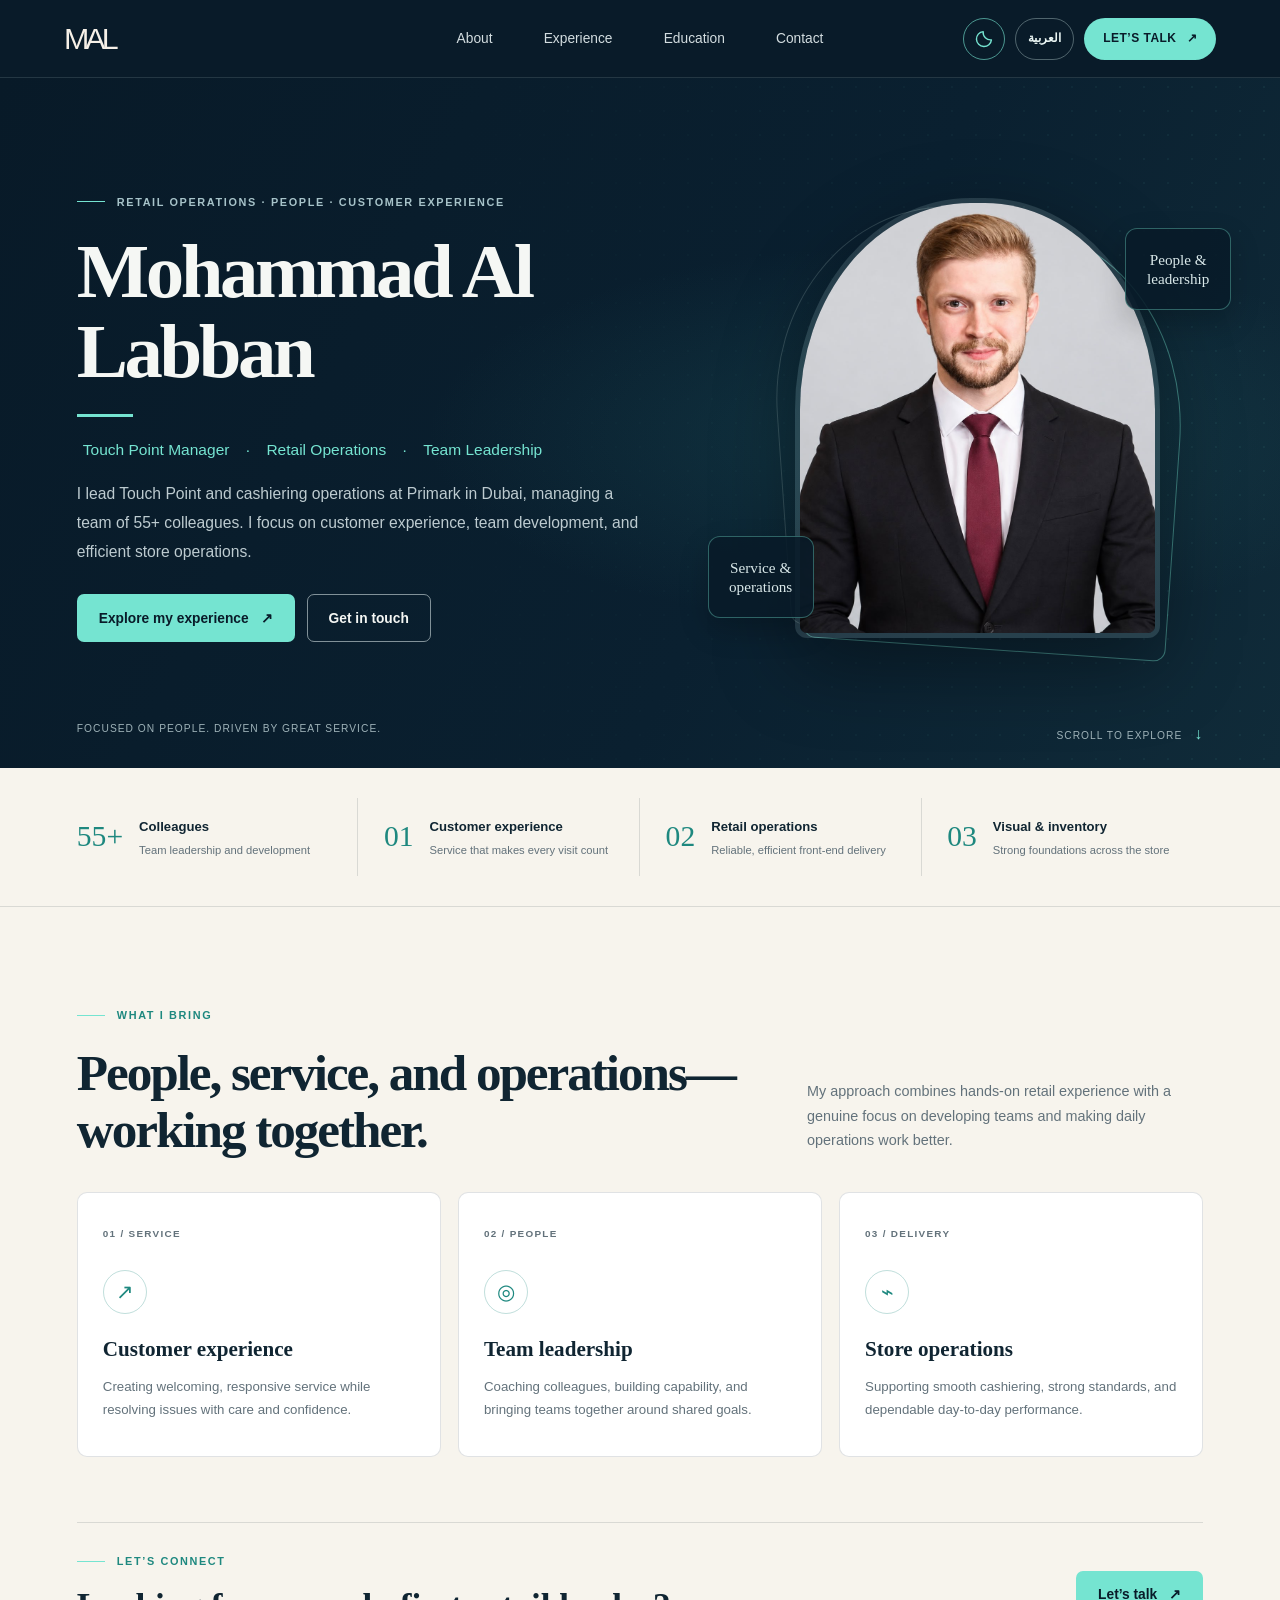
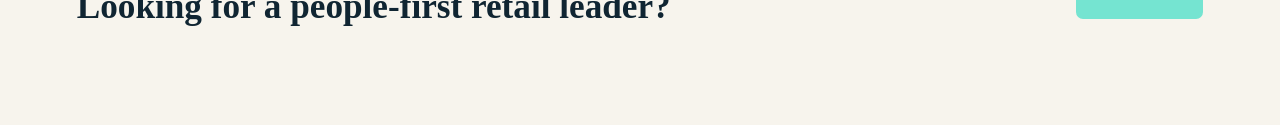
<file: index.html>
<!DOCTYPE html>
<html lang="en" dir="ltr">
<head>
  <meta charset="UTF-8">
  <meta name="viewport" content="width=device-width, initial-scale=1.0">
  <title data-i18n="home.pageTitle">Home | Mohammad Al Labban</title>
  <link rel="stylesheet" href="style.css">
</head>

<body>
  <header class="site-header">
    <a class="brand" href="index.html" aria-label="Mohammad Al Labban home" data-i18n-aria-label="common.home">MAL</a>
    <nav id="primary-navigation" class="primary-navigation" aria-label="Main navigation" data-i18n-aria-label="nav.label">
      <a href="About.html" data-i18n="nav.about">About</a>
      <a href="CV.html" data-i18n="nav.experience">Experience</a>
      <a href="Certificates.html" data-i18n="nav.education">Education</a>
      <a href="Contact.html" data-i18n="nav.contact">Contact</a>
    </nav>
    <div class="header-actions">
      <button id="theme-toggle" class="theme-toggle" type="button" aria-label="Toggle color theme">☾</button>
      <button id="language-toggle" class="language-toggle" type="button" aria-label="Switch language">العربية</button>
      <a class="header-cta" href="Contact.html"><span data-i18n="common.talk">Let’s talk</span> <span aria-hidden="true">↗</span></a>
    </div>
  </header>
  <main class="main-content home-page">
    <section class="hero" aria-labelledby="hero-title">
      <div class="hero-grid">
        <div class="hero-copy">
          <p class="eyebrow"><span></span><span data-i18n="home.eyebrow">RETAIL OPERATIONS · PEOPLE · CUSTOMER EXPERIENCE</span></p>
          <h1 id="hero-title" data-i18n="home.title">Mohammad Al Labban</h1>
          <span class="hero-title-accent" aria-hidden="true"></span>
          <p class="hero-role"><span data-i18n="home.role">Touch Point Manager</span> <span>·</span> <span data-i18n="home.role2">Retail Operations</span> <span>·</span> <span data-i18n="home.role3">Team Leadership</span></p>
          <p class="hero-description" data-i18n="home.description">I lead Touch Point and cashiering operations at Primark in Dubai, managing a team of 55+ colleagues. I focus on customer experience, team development, and efficient store operations.</p>
          <div class="cta-buttons">
            <a href="CV.html" class="btn btn-primary"><span data-i18n="home.explore">Explore my experience</span> <span aria-hidden="true">↗</span></a>
            <a href="Contact.html" class="btn btn-outline" data-i18n="common.getInTouch">Get in touch</a>
          </div>
        </div>
        <div class="hero-visual">
          <div class="portrait-frame">
            <div class="portrait-ring"></div>
            <img src="your-picture.jpeg" alt="Mohammad Al Labban">
          </div>
          <div class="orbit-note orbit-note-top" data-i18n="home.people">People &amp; leadership</div>
          <div class="orbit-note orbit-note-bottom" data-i18n="home.service">Service &amp; operations</div>
        </div>
      </div>
      <div class="hero-bottom"><span data-i18n="home.motto">Focused on people. Driven by great service.</span><span><span data-i18n="home.scroll">SCROLL TO EXPLORE</span> <b aria-hidden="true">↓</b></span></div>
    </section>
    <section class="impact-strip" aria-label="Professional focus" data-i18n-aria-label="home.focus">
      <article><span class="impact-mark">55+</span><div><h2 data-i18n="home.colleagues">Colleagues</h2><p data-i18n="home.teamDev">Team leadership and development</p></div></article>
      <article><span class="impact-mark">01</span><div><h2 data-i18n="home.customer">Customer experience</h2><p data-i18n="home.serviceVisit">Service that makes every visit count</p></div></article>
      <article><span class="impact-mark">02</span><div><h2 data-i18n="home.operations">Retail operations</h2><p data-i18n="home.frontend">Reliable, efficient front-end delivery</p></div></article>
      <article><span class="impact-mark">03</span><div><h2 data-i18n="home.visual">Visual &amp; inventory</h2><p data-i18n="home.storeFoundations">Strong foundations across the store</p></div></article>
    </section>
    <section class="focus-section" aria-labelledby="focus-title">
      <div class="section-heading">
        <p class="eyebrow"><span></span><span data-i18n="home.bring">WHAT I BRING</span></p>
        <h2 id="focus-title" data-i18n="home.focusTitle">People, service, and operations—working together.</h2>
        <p data-i18n="home.focusDescription">My approach combines hands-on retail experience with a genuine focus on developing teams and making daily operations work better.</p>
      </div>
      <div class="focus-grid">
        <article class="focus-card">
          <span class="card-index" data-i18n="home.serviceIndex">01 / SERVICE</span>
          <div class="card-icon" aria-hidden="true">↗</div>
          <h3 data-i18n="home.customer">Customer experience</h3>
          <p data-i18n="home.customerDescription">Creating welcoming, responsive service while resolving issues with care and confidence.</p>
        </article>
        <article class="focus-card">
          <span class="card-index" data-i18n="home.peopleIndex">02 / PEOPLE</span>
          <div class="card-icon" aria-hidden="true">◎</div>
          <h3 data-i18n="home.leadership">Team leadership</h3>
          <p data-i18n="home.leadershipDescription">Coaching colleagues, building capability, and bringing teams together around shared goals.</p>
        </article>
        <article class="focus-card">
          <span class="card-index" data-i18n="home.deliveryIndex">03 / DELIVERY</span>
          <div class="card-icon" aria-hidden="true">⌁</div>
          <h3 data-i18n="home.storeOperations">Store operations</h3>
          <p data-i18n="home.storeDescription">Supporting smooth cashiering, strong standards, and dependable day-to-day performance.</p>
        </article>
      </div>
      <div class="home-footer-cta">
        <div><p class="eyebrow"><span></span><span data-i18n="home.connect">LET’S CONNECT</span></p><h2 data-i18n="home.connectTitle">Looking for a people-first retail leader?</h2></div>
        <a class="btn btn-primary" href="Contact.html"><span data-i18n="common.talk">Let’s talk</span> <span aria-hidden="true">↗</span></a>
      </div>
    </section>
  </main>
  <script src="script.js"></script>
</body>
</html>
</file>
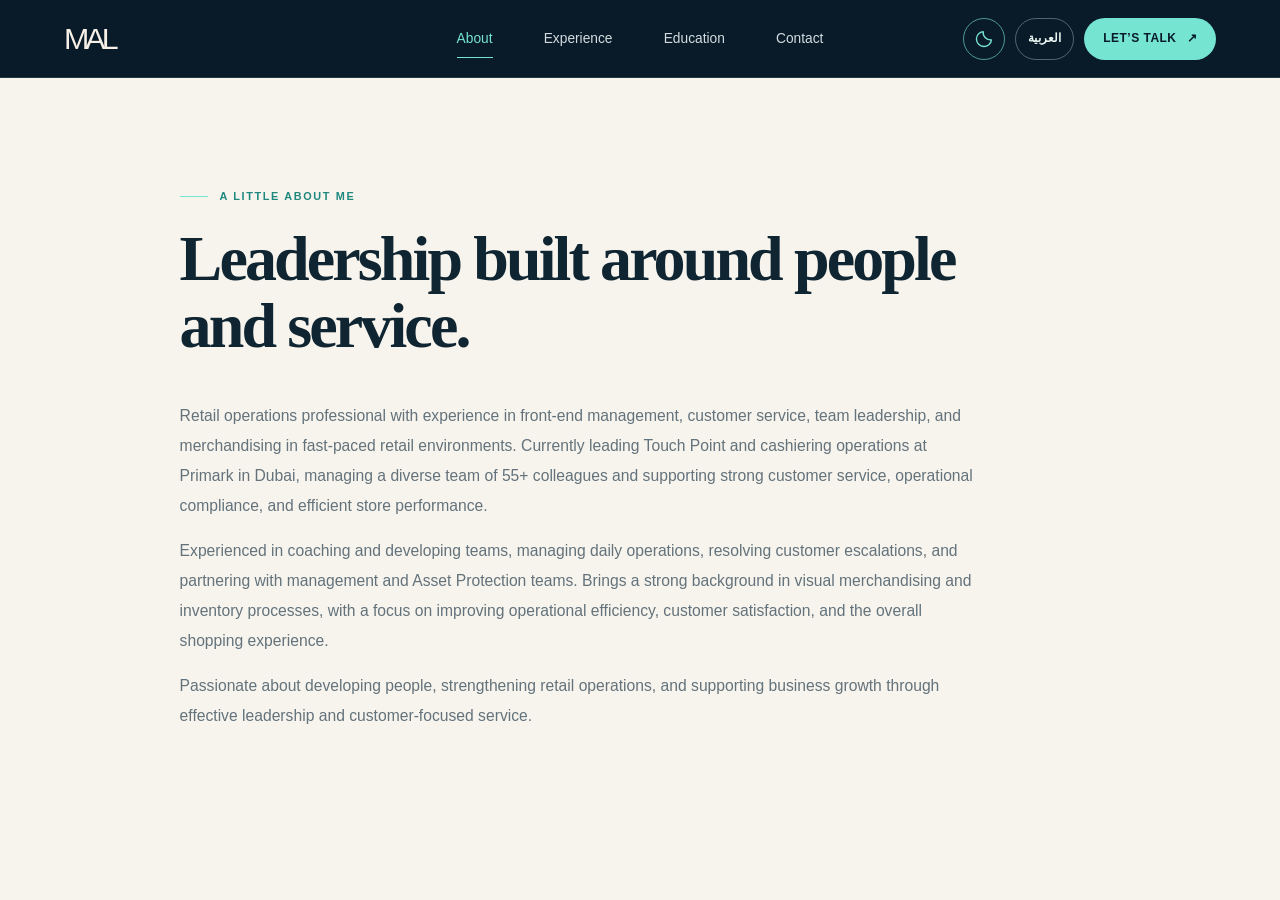
<file: About.html>
<!DOCTYPE html>
<html lang="en" dir="ltr">
<head>
  <meta charset="UTF-8">
  <meta name="viewport" content="width=device-width, initial-scale=1.0">
  <title data-i18n="about.pageTitle">About Me | Mohammad Al Labban</title>
  <link rel="stylesheet" href="style.css">
</head>
<body>

<header class="site-header">
  <a class="brand" href="index.html" aria-label="Mohammad Al Labban home" data-i18n-aria-label="common.home">MAL</a>
  <nav id="primary-navigation" class="primary-navigation" aria-label="Main navigation" data-i18n-aria-label="nav.label">
    <a href="About.html" aria-current="page" data-i18n="nav.about">About</a>
    <a href="CV.html" data-i18n="nav.experience">Experience</a>
    <a href="Certificates.html" data-i18n="nav.education">Education</a>
    <a href="Contact.html" data-i18n="nav.contact">Contact</a>
  </nav>
  <div class="header-actions">
    <button id="theme-toggle" class="theme-toggle" type="button" aria-label="Toggle color theme">☾</button>
    <button id="language-toggle" class="language-toggle" type="button" aria-label="Switch language">العربية</button>
    <a class="header-cta" href="Contact.html"><span data-i18n="common.talk">Let’s talk</span> <span aria-hidden="true">↗</span></a>
  </div>
</header>

<main class="main-content">
  <section class="section page-section">
    <p class="eyebrow"><span></span><span data-i18n="about.eyebrow">A LITTLE ABOUT ME</span></p>
    <h1 data-i18n="about.heading">Leadership built around people and service.</h1>

    <p data-i18n="about.paragraph1">Retail operations professional with experience in front-end management, customer service, team leadership, and merchandising in fast-paced retail environments. Currently leading Touch Point and cashiering operations at Primark in Dubai, managing a diverse team of 55+ colleagues and supporting strong customer service, operational compliance, and efficient store performance.</p>

    <p data-i18n="about.paragraph2">Experienced in coaching and developing teams, managing daily operations, resolving customer escalations, and partnering with management and Asset Protection teams. Brings a strong background in visual merchandising and inventory processes, with a focus on improving operational efficiency, customer satisfaction, and the overall shopping experience.</p>

    <p data-i18n="about.paragraph3">Passionate about developing people, strengthening retail operations, and supporting business growth through effective leadership and customer-focused service.</p>

  </section>
</main>

<script src="script.js"></script>
</body>
</html>
</file>
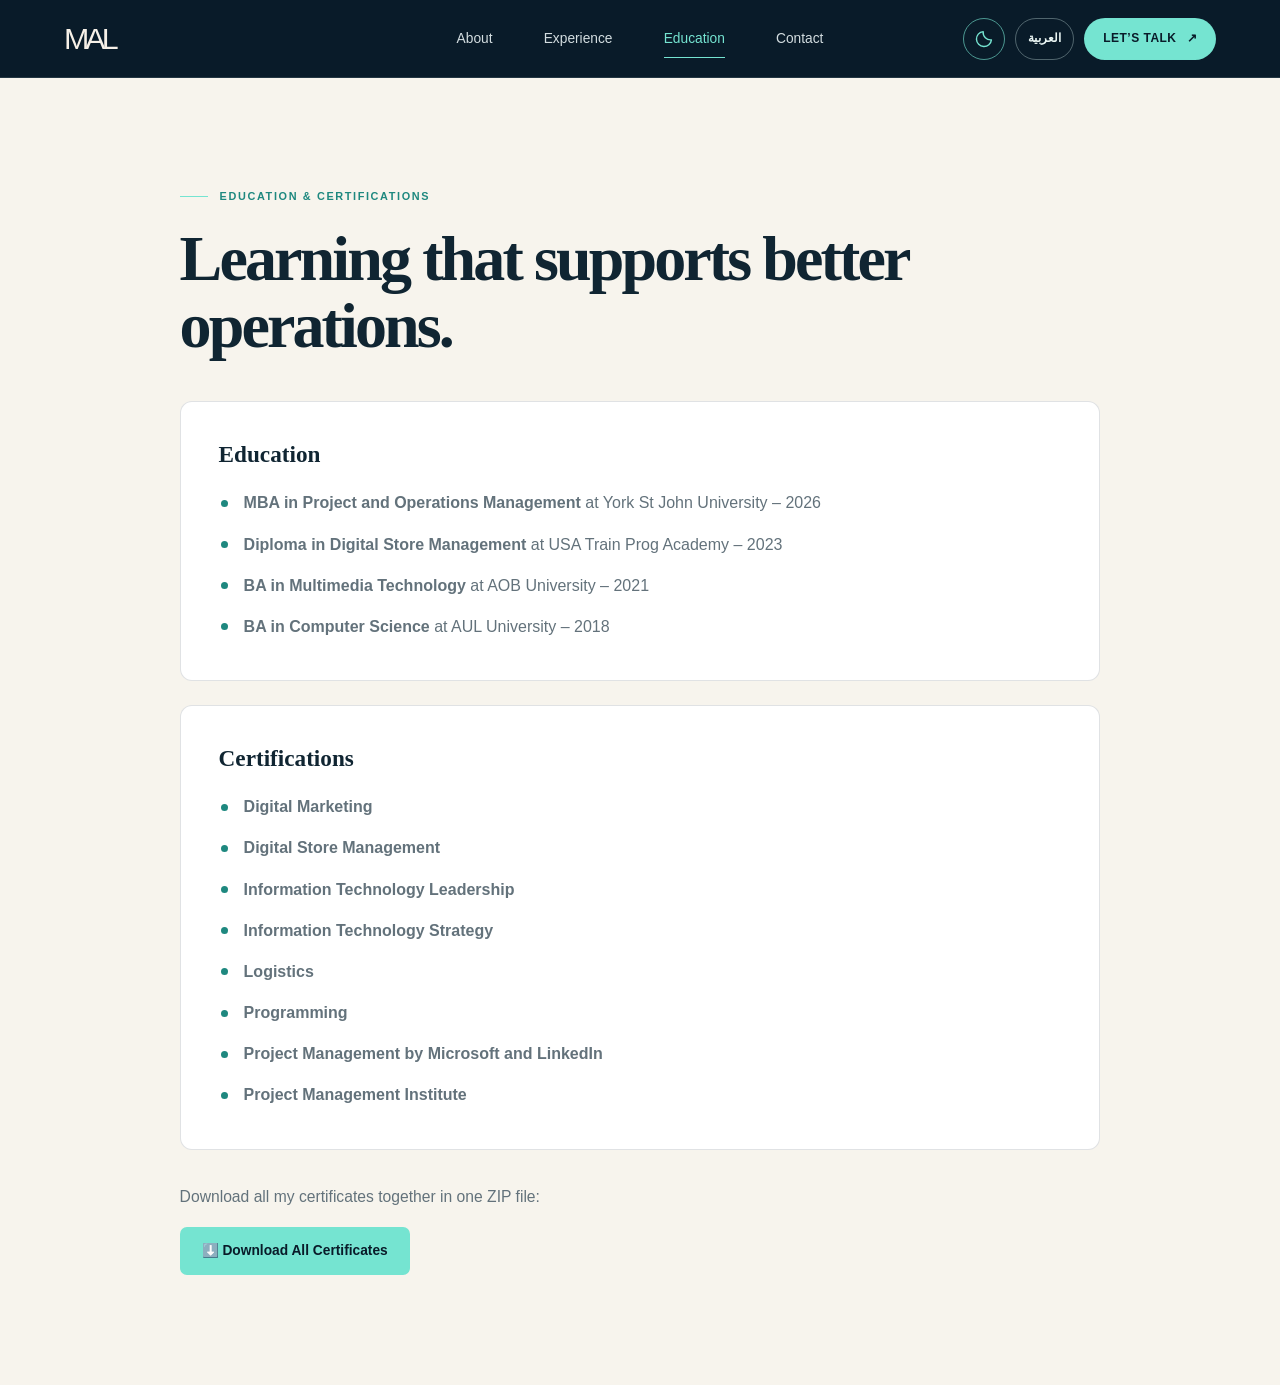
<file: Certificates.html>
<!DOCTYPE html>
<html lang="en" dir="ltr">
<head>
  <meta charset="UTF-8">
  <meta name="viewport" content="width=device-width, initial-scale=1.0">
  <title data-i18n="education.pageTitle">Education &amp; Certifications | Mohammad Al Labban</title>
  <link rel="stylesheet" href="style.css">
</head>
<body>

<header class="site-header">
  <a class="brand" href="index.html" aria-label="Mohammad Al Labban home" data-i18n-aria-label="common.home">MAL</a>
  <nav id="primary-navigation" class="primary-navigation" aria-label="Main navigation" data-i18n-aria-label="nav.label">
    <a href="About.html" data-i18n="nav.about">About</a>
    <a href="CV.html" data-i18n="nav.experience">Experience</a>
    <a href="Certificates.html" aria-current="page" data-i18n="nav.education">Education</a>
    <a href="Contact.html" data-i18n="nav.contact">Contact</a>
  </nav>
  <div class="header-actions">
    <button id="theme-toggle" class="theme-toggle" type="button" aria-label="Toggle color theme">☾</button>
    <button id="language-toggle" class="language-toggle" type="button" aria-label="Switch language">العربية</button>
    <a class="header-cta" href="Contact.html"><span data-i18n="common.talk">Let’s talk</span> <span aria-hidden="true">↗</span></a>
  </div>
</header>

<main class="main-content">
  <section class="section page-section">
    <p class="eyebrow"><span></span><span data-i18n="education.eyebrow">EDUCATION &amp; CERTIFICATIONS</span></p>
    <h1 data-i18n="education.heading">Learning that supports better operations.</h1>

    <div class="content-panel">
    <h2 data-i18n="education.education">Education</h2>
    <ul class="detail-list">
      <li><strong data-i18n="education.degree1">MBA in Project and Operations Management</strong> <span data-i18n="education.degree1Details">at York St John University – 2026</span></li>
      <li><strong data-i18n="education.degree2">Diploma in Digital Store Management</strong> <span data-i18n="education.degree2Details">at USA Train Prog Academy – 2023</span></li>
      <li><strong data-i18n="education.degree3">BA in Multimedia Technology</strong> <span data-i18n="education.degree3Details">at AOB University – 2021</span></li>
      <li><strong data-i18n="education.degree4">BA in Computer Science</strong> <span data-i18n="education.degree4Details">at AUL University – 2018</span></li>
    </ul>
    </div>

    <div class="content-panel">
    <h2 data-i18n="education.certifications">Certifications</h2>
    <ul class="detail-list">
      <li><strong data-i18n="education.cert1">Digital Marketing</strong></li>
      <li><strong data-i18n="education.cert2">Digital Store Management</strong></li>
      <li><strong data-i18n="education.cert3">Information Technology Leadership</strong></li>
      <li><strong data-i18n="education.cert4">Information Technology Strategy</strong></li>
      <li><strong data-i18n="education.cert5">Logistics</strong></li>
      <li><strong data-i18n="education.cert6">Programming</strong></li>
      <li><strong data-i18n="education.cert7">Project Management by Microsoft and LinkedIn</strong></li>
      <li><strong data-i18n="education.cert8">Project Management Institute</strong></li>
    </ul>
    </div>

    <p class="download-note" data-i18n="education.downloadNote">Download all my certificates together in one ZIP file:</p>
    <a href="Certificates.zip" download class="btn" data-i18n="education.download">⬇️ Download All Certificates</a>

  </section>
</main>

<div id="cert-modal" class="modal" aria-hidden="true">
  <div class="modal-content" role="dialog" aria-modal="true" aria-labelledby="cert-modal-title">
    <h2 id="cert-modal-title" class="sr-only" data-i18n="education.preview">Certificate preview</h2>
    <button class="close-btn" type="button" aria-label="Close certificate viewer" data-i18n-aria-label="education.close">&times;</button>
    <div id="cert-pdf-container" class="cert-pdf-container" aria-live="polite"></div>
  </div>
</div>

<script src="script.js"></script>
</body>
</html>
</file>
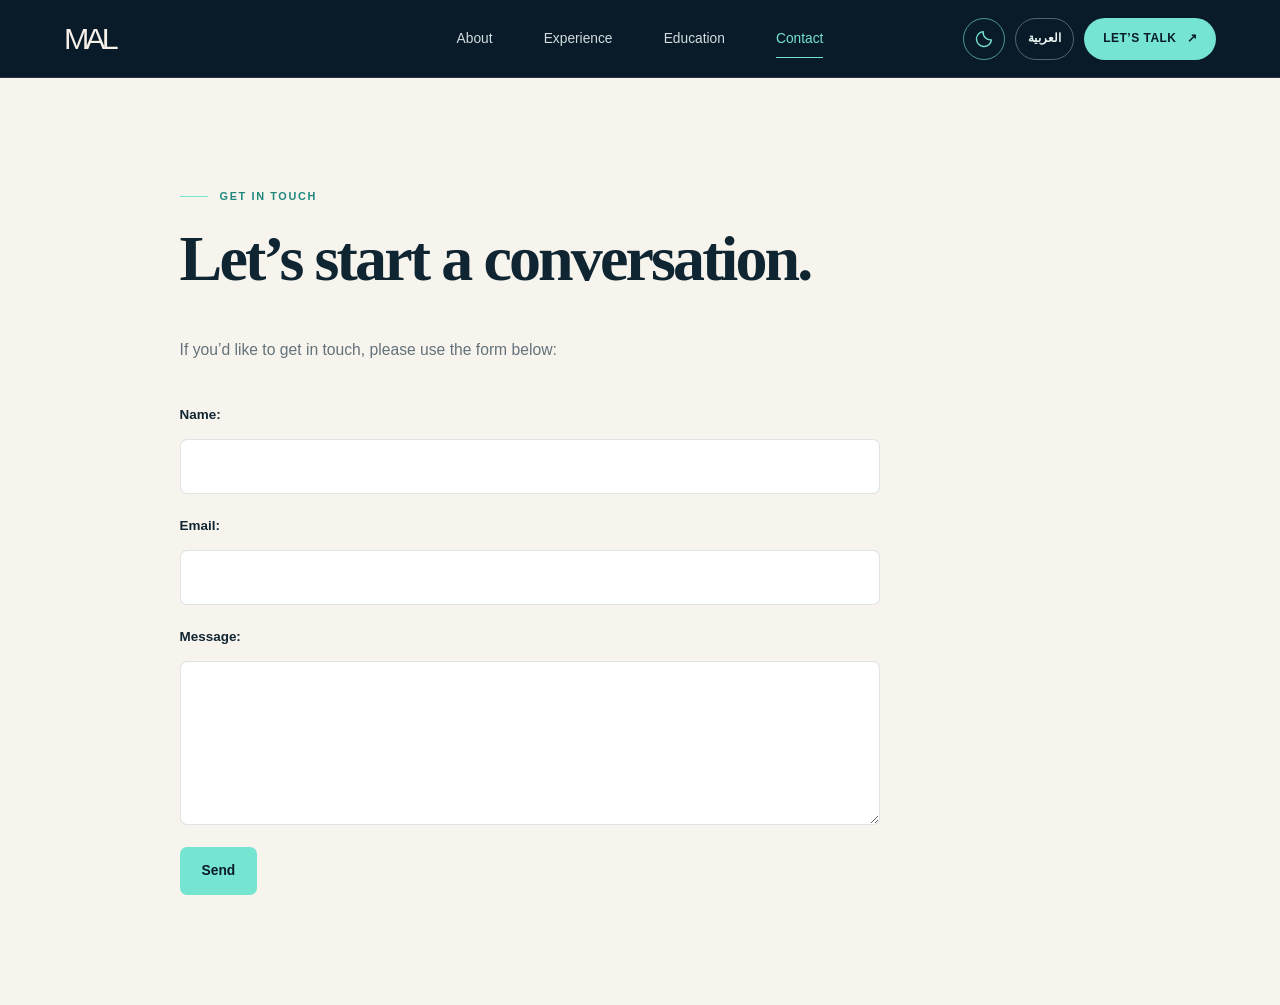
<file: Contact.html>
<!DOCTYPE html>
<html lang="en" dir="ltr">
<head>
  <meta charset="UTF-8">
  <meta name="viewport" content="width=device-width, initial-scale=1.0">
  <title data-i18n="contact.pageTitle">Contact | Mohammad Al Labban</title>
  <link rel="stylesheet" href="style.css">
</head>
<body>

<header class="site-header">
  <a class="brand" href="index.html" aria-label="Mohammad Al Labban home" data-i18n-aria-label="common.home">MAL</a>

  <nav id="primary-navigation" class="primary-navigation" aria-label="Main navigation" data-i18n-aria-label="nav.label">
    <a href="About.html" data-i18n="nav.about">About</a>
    <a href="CV.html" data-i18n="nav.experience">Experience</a>
    <a href="Certificates.html" data-i18n="nav.education">Education</a>
    <a href="Contact.html" aria-current="page" data-i18n="nav.contact">Contact</a>
  </nav>
  <div class="header-actions">
    <button id="theme-toggle" class="theme-toggle" type="button" aria-label="Toggle color theme">☾</button>
    <button id="language-toggle" class="language-toggle" type="button" aria-label="Switch language">العربية</button>
    <a class="header-cta" href="Contact.html"><span data-i18n="common.talk">Let’s talk</span> <span aria-hidden="true">↗</span></a>
  </div>
</header>

<main class="main-content">
  <section class="section page-section">
    <p class="eyebrow"><span></span><span data-i18n="contact.eyebrow">GET IN TOUCH</span></p>
    <h1 data-i18n="contact.heading">Let’s start a conversation.</h1>
    <p data-i18n="contact.intro">If you’d like to get in touch, please use the form below:</p>

    <form action="mailto:your.email@example.com" method="post" enctype="text/plain">
      <label for="name" data-i18n="contact.name">Name:</label>
      <input type="text" id="name" name="name" required>

      <label for="email" data-i18n="contact.email">Email:</label>
      <input type="email" id="email" name="email" required>

      <label for="message" data-i18n="contact.message">Message:</label>
      <textarea id="message" name="message" rows="5" required></textarea>

      <button type="submit" class="btn" data-i18n="contact.send">Send</button>
    </form>
  </section>
</main>

<script src="script.js"></script>
</body>
</html>
</file>
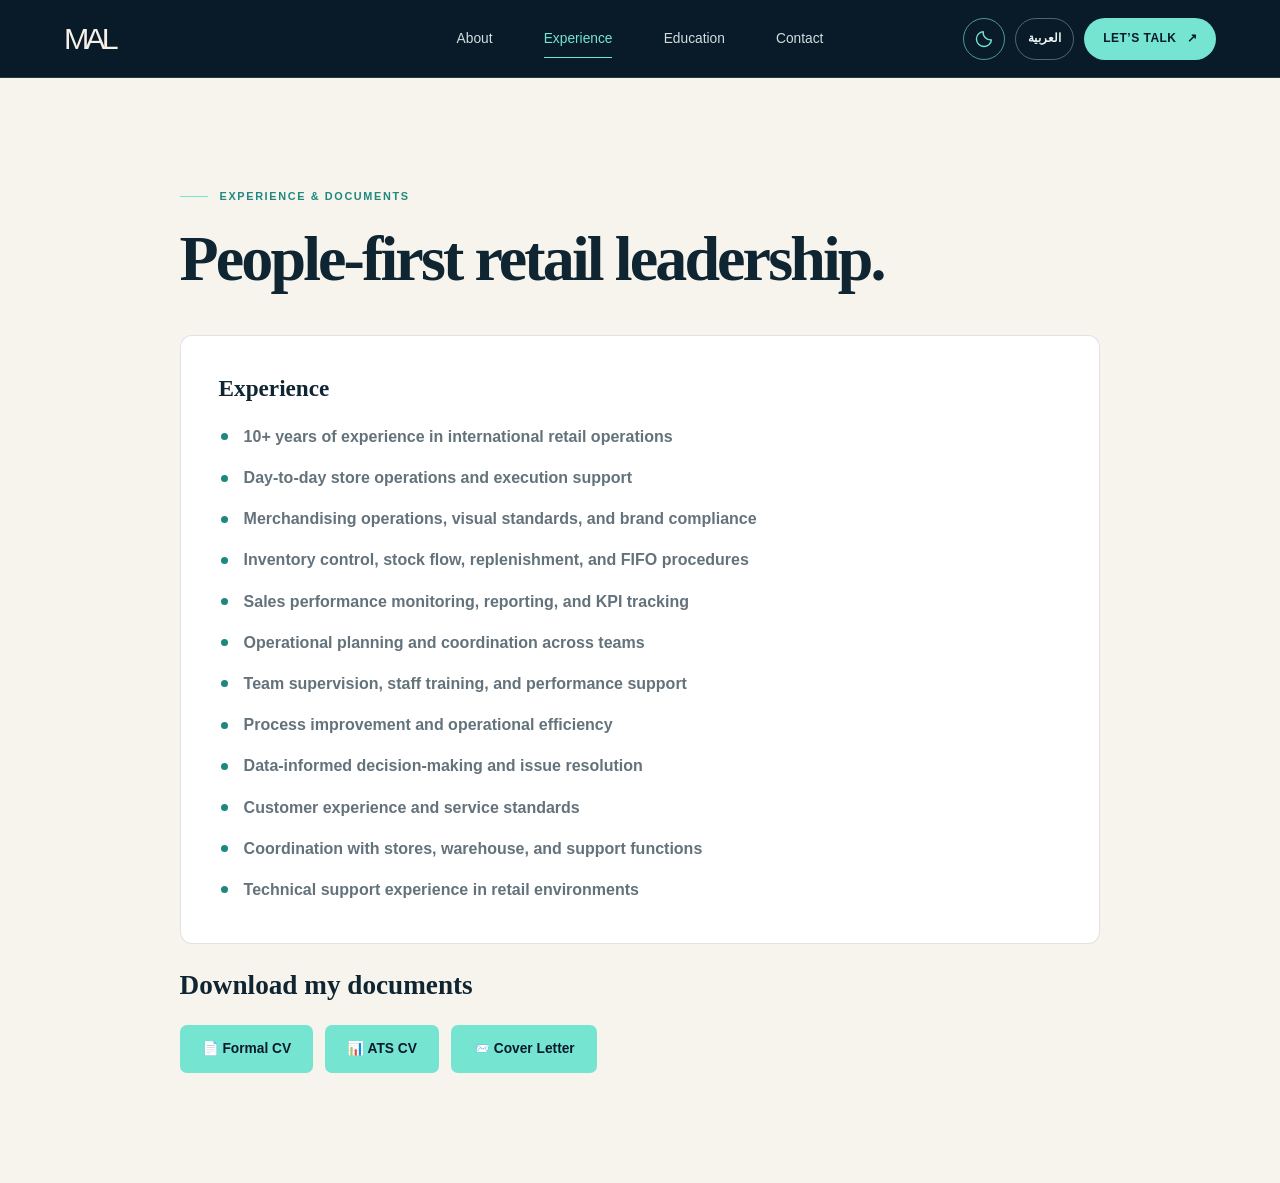
<file: CV.html>
<!DOCTYPE html>
<html lang="en" dir="ltr">
<head>
  <meta charset="UTF-8">
  <meta name="viewport" content="width=device-width, initial-scale=1.0">
  <title data-i18n="cv.pageTitle">CV | Mohammad Al Labban</title>
  <link rel="stylesheet" href="style.css">
</head>
<body>

<header class="site-header">
  <a class="brand" href="index.html" aria-label="Mohammad Al Labban home" data-i18n-aria-label="common.home">MAL</a>
  <nav id="primary-navigation" class="primary-navigation" aria-label="Main navigation" data-i18n-aria-label="nav.label">
    <a href="About.html" data-i18n="nav.about">About</a>
    <a href="CV.html" aria-current="page" data-i18n="nav.experience">Experience</a>
    <a href="Certificates.html" data-i18n="nav.education">Education</a>
    <a href="Contact.html" data-i18n="nav.contact">Contact</a>
  </nav>
  <div class="header-actions">
    <button id="theme-toggle" class="theme-toggle" type="button" aria-label="Toggle color theme">☾</button>
    <button id="language-toggle" class="language-toggle" type="button" aria-label="Switch language">العربية</button>
    <a class="header-cta" href="Contact.html"><span data-i18n="common.talk">Let’s talk</span> <span aria-hidden="true">↗</span></a>
  </div>
</header>

<main class="main-content">
  <section class="section page-section">
    <p class="eyebrow"><span></span><span data-i18n="cv.eyebrow">EXPERIENCE &amp; DOCUMENTS</span></p>
    <h1 data-i18n="cv.heading">People-first retail leadership.</h1>

    <div class="content-panel">
    <h2 data-i18n="cv.experience">Experience</h2>
    <ul class="detail-list">
      <li><strong data-i18n="cv.item1">10+ years of experience in international retail operations</strong></li>
      <li><strong data-i18n="cv.item2">Day-to-day store operations and execution support</strong></li>
      <li><strong data-i18n="cv.item3">Merchandising operations, visual standards, and brand compliance</strong></li>
      <li><strong data-i18n="cv.item4">Inventory control, stock flow, replenishment, and FIFO procedures</strong></li>
      <li><strong data-i18n="cv.item5">Sales performance monitoring, reporting, and KPI tracking</strong></li>
      <li><strong data-i18n="cv.item6">Operational planning and coordination across teams</strong></li>
      <li><strong data-i18n="cv.item7">Team supervision, staff training, and performance support</strong></li>
      <li><strong data-i18n="cv.item8">Process improvement and operational efficiency</strong></li>
      <li><strong data-i18n="cv.item9">Data-informed decision-making and issue resolution</strong></li>
      <li><strong data-i18n="cv.item10">Customer experience and service standards</strong></li>
      <li><strong data-i18n="cv.item11">Coordination with stores, warehouse, and support functions</strong></li>
      <li><strong data-i18n="cv.item12">Technical support experience in retail environments</strong></li>
    </ul>
    </div>

    <h2 class="subsection-title" data-i18n="cv.downloadHeading">Download my documents</h2>
    <div class="download-buttons">
      <a href="Mohammad Al Labban CV 2026.pdf" download class="btn" data-i18n="cv.formal">📄 Formal CV</a>
      <a href="Mohammad Al Labban ATS CV 2026.pdf" download class="btn" data-i18n="cv.ats">📊 ATS CV</a>
      <a href="Mohammad Al Labban Cover Letter 2026.pdf" download class="btn" data-i18n="cv.cover">📨 Cover Letter</a>
    </div>
  </section>
</main>

<script src="script.js"></script>
</body>
</html>
</file>
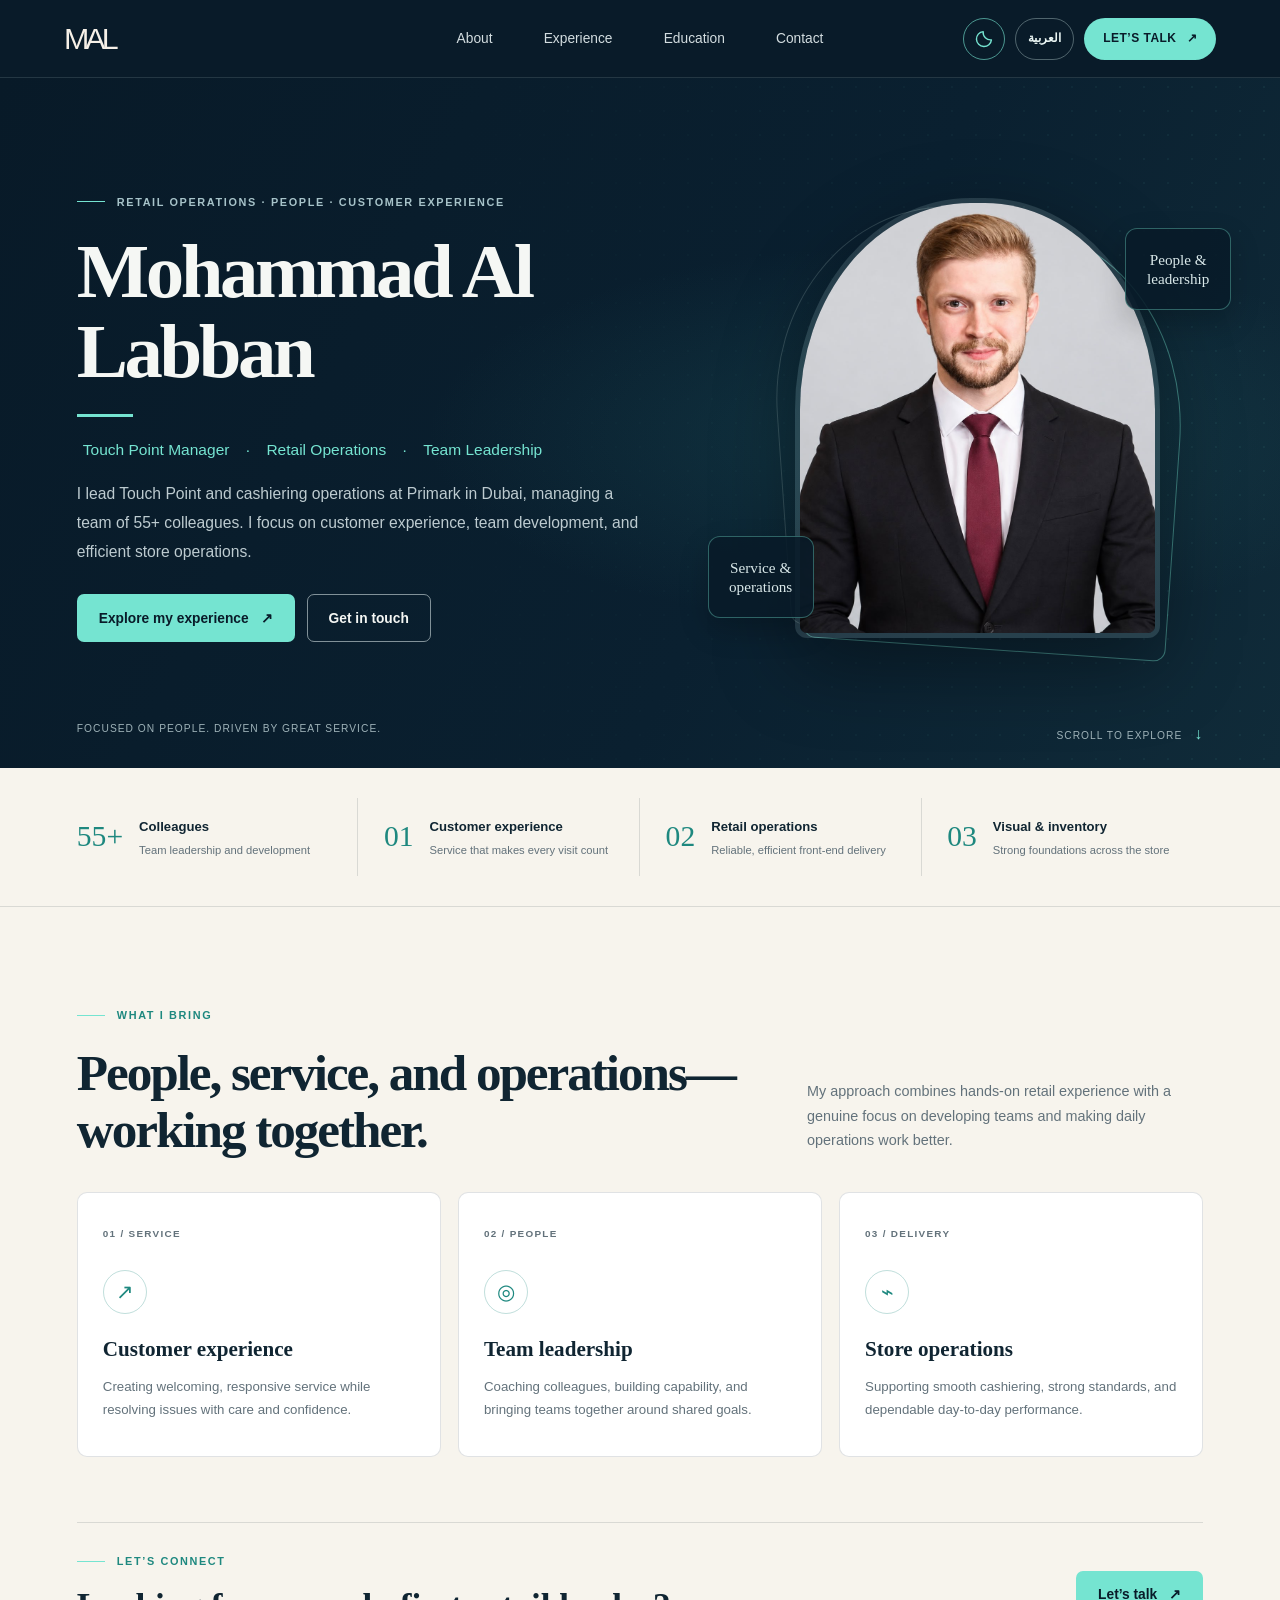
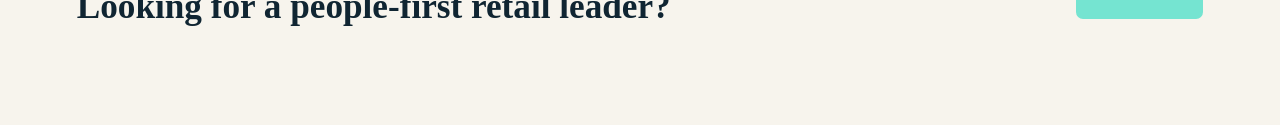
<file: Mohammad-Al-Labban.html>
<!DOCTYPE html>
<html lang="en" dir="ltr">
<head>
  <meta charset="UTF-8">
  <meta name="viewport" content="width=device-width, initial-scale=1.0">
  <title data-i18n="home.pageTitle">Home | Mohammad Al Labban</title>
  <link rel="stylesheet" href="style.css">
</head>

<body>
  <header class="site-header">
    <a class="brand" href="index.html" aria-label="Mohammad Al Labban home" data-i18n-aria-label="common.home">MAL</a>
    <nav id="primary-navigation" class="primary-navigation" aria-label="Main navigation" data-i18n-aria-label="nav.label">
      <a href="About.html" data-i18n="nav.about">About</a>
      <a href="CV.html" data-i18n="nav.experience">Experience</a>
      <a href="Certificates.html" data-i18n="nav.education">Education</a>
      <a href="Contact.html" data-i18n="nav.contact">Contact</a>
    </nav>
    <div class="header-actions">
      <button id="theme-toggle" class="theme-toggle" type="button" aria-label="Toggle color theme">☾</button>
      <button id="language-toggle" class="language-toggle" type="button" aria-label="Switch language">العربية</button>
      <a class="header-cta" href="Contact.html"><span data-i18n="common.talk">Let’s talk</span> <span aria-hidden="true">↗</span></a>
    </div>
  </header>
  <main class="main-content home-page">
    <section class="hero" aria-labelledby="hero-title">
      <div class="hero-grid">
        <div class="hero-copy">
          <p class="eyebrow"><span></span><span data-i18n="home.eyebrow">RETAIL OPERATIONS · PEOPLE · CUSTOMER EXPERIENCE</span></p>
          <h1 id="hero-title" data-i18n="home.title">Mohammad Al Labban</h1>
          <span class="hero-title-accent" aria-hidden="true"></span>
          <p class="hero-role"><span data-i18n="home.role">Touch Point Manager</span> <span>·</span> <span data-i18n="home.role2">Retail Operations</span> <span>·</span> <span data-i18n="home.role3">Team Leadership</span></p>
          <p class="hero-description" data-i18n="home.description">I lead Touch Point and cashiering operations at Primark in Dubai, managing a team of 55+ colleagues. I focus on customer experience, team development, and efficient store operations.</p>
          <div class="cta-buttons">
            <a href="CV.html" class="btn btn-primary"><span data-i18n="home.explore">Explore my experience</span> <span aria-hidden="true">↗</span></a>
            <a href="Contact.html" class="btn btn-outline" data-i18n="common.getInTouch">Get in touch</a>
          </div>
        </div>
        <div class="hero-visual">
          <div class="portrait-frame">
            <div class="portrait-ring"></div>
            <img src="your-picture.jpeg" alt="Mohammad Al Labban">
          </div>
          <div class="orbit-note orbit-note-top" data-i18n="home.people">People &amp; leadership</div>
          <div class="orbit-note orbit-note-bottom" data-i18n="home.service">Service &amp; operations</div>
        </div>
      </div>
      <div class="hero-bottom"><span data-i18n="home.motto">Focused on people. Driven by great service.</span><span><span data-i18n="home.scroll">SCROLL TO EXPLORE</span> <b aria-hidden="true">↓</b></span></div>
    </section>
    <section class="impact-strip" aria-label="Professional focus" data-i18n-aria-label="home.focus">
      <article><span class="impact-mark">55+</span><div><h2 data-i18n="home.colleagues">Colleagues</h2><p data-i18n="home.teamDev">Team leadership and development</p></div></article>
      <article><span class="impact-mark">01</span><div><h2 data-i18n="home.customer">Customer experience</h2><p data-i18n="home.serviceVisit">Service that makes every visit count</p></div></article>
      <article><span class="impact-mark">02</span><div><h2 data-i18n="home.operations">Retail operations</h2><p data-i18n="home.frontend">Reliable, efficient front-end delivery</p></div></article>
      <article><span class="impact-mark">03</span><div><h2 data-i18n="home.visual">Visual &amp; inventory</h2><p data-i18n="home.storeFoundations">Strong foundations across the store</p></div></article>
    </section>
    <section class="focus-section" aria-labelledby="focus-title">
      <div class="section-heading">
        <p class="eyebrow"><span></span><span data-i18n="home.bring">WHAT I BRING</span></p>
        <h2 id="focus-title" data-i18n="home.focusTitle">People, service, and operations—working together.</h2>
        <p data-i18n="home.focusDescription">My approach combines hands-on retail experience with a genuine focus on developing teams and making daily operations work better.</p>
      </div>
      <div class="focus-grid">
        <article class="focus-card">
          <span class="card-index" data-i18n="home.serviceIndex">01 / SERVICE</span>
          <div class="card-icon" aria-hidden="true">↗</div>
          <h3 data-i18n="home.customer">Customer experience</h3>
          <p data-i18n="home.customerDescription">Creating welcoming, responsive service while resolving issues with care and confidence.</p>
        </article>
        <article class="focus-card">
          <span class="card-index" data-i18n="home.peopleIndex">02 / PEOPLE</span>
          <div class="card-icon" aria-hidden="true">◎</div>
          <h3 data-i18n="home.leadership">Team leadership</h3>
          <p data-i18n="home.leadershipDescription">Coaching colleagues, building capability, and bringing teams together around shared goals.</p>
        </article>
        <article class="focus-card">
          <span class="card-index" data-i18n="home.deliveryIndex">03 / DELIVERY</span>
          <div class="card-icon" aria-hidden="true">⌁</div>
          <h3 data-i18n="home.storeOperations">Store operations</h3>
          <p data-i18n="home.storeDescription">Supporting smooth cashiering, strong standards, and dependable day-to-day performance.</p>
        </article>
      </div>
      <div class="home-footer-cta">
        <div><p class="eyebrow"><span></span><span data-i18n="home.connect">LET’S CONNECT</span></p><h2 data-i18n="home.connectTitle">Looking for a people-first retail leader?</h2></div>
        <a class="btn btn-primary" href="Contact.html"><span data-i18n="common.talk">Let’s talk</span> <span aria-hidden="true">↗</span></a>
      </div>
    </section>
  </main>

  <script src="script.js"></script>
</body>
</html>
</file>
<file: style.css>
:root {
  color-scheme: light;
  --ink: #102532;
  --muted: #63727b;
  --navy: #091b29;
  --navy-soft: #102a3a;
  --teal: #75e4d1;
  --teal-deep: #1e887f;
  --paper: #f7f4ed;
  --white: #fff;
  --line: rgba(16, 37, 50, 0.13);
  --header-height: 78px;
  font-family: "DM Sans", "Segoe UI", sans-serif;
}

* {
  box-sizing: border-box;
}

html {
  scroll-behavior: smooth;
}

body {
  min-width: 320px;
  min-height: 100vh;
  margin: 0;
  color: var(--ink);
  background: var(--paper);
  font-family: "DM Sans", "Segoe UI", sans-serif;
  line-height: 1.7;
  -webkit-font-smoothing: antialiased;
}

body.dark {
  color-scheme: dark;
  --ink: #edf4f4;
  --muted: #a7b6bd;
  --paper: #102430;
  --white: #142d3b;
  --line: rgba(225, 244, 241, 0.15);
  --teal-deep: #75e4d1;
}

a {
  color: inherit;
}

.site-header {
  position: relative;
  z-index: 10;
  display: grid;
  grid-template-columns: 1fr auto 1fr;
  align-items: center;
  min-height: var(--header-height);
  padding: 0 clamp(24px, 5vw, 76px);
  color: #f6f7f4;
  background: var(--navy);
  border-bottom: 1px solid rgba(211, 237, 235, 0.13);
}

.brand {
  justify-self: start;
  color: #f6f0e7;
  font-family: "DM Sans", "Segoe UI", sans-serif;
  font-size: 1.9rem;
  font-weight: 300;
  letter-spacing: -0.13em;
  line-height: 1;
  text-decoration: none;
  white-space: nowrap;
}

.primary-navigation {
  display: flex;
  align-items: center;
  gap: clamp(24px, 4vw, 58px);
}

.primary-navigation a {
  position: relative;
  padding: 8px 0;
  color: #d3dde0;
  font-size: 0.86rem;
  text-decoration: none;
  transition: color 180ms ease;
}

.primary-navigation a::after {
  position: absolute;
  right: 0;
  bottom: 0;
  left: 0;
  height: 1px;
  background: var(--teal);
  content: "";
  transform: scaleX(0);
  transform-origin: left;
  transition: transform 180ms ease;
}

.primary-navigation a:hover,
.primary-navigation a:focus-visible,
.primary-navigation a[aria-current="page"] {
  color: var(--teal);
}

.primary-navigation a:hover::after,
.primary-navigation a:focus-visible::after,
.primary-navigation a[aria-current="page"]::after {
  transform: scaleX(1);
}

.header-actions {
  display: flex;
  justify-self: end;
  align-items: center;
  gap: 10px;
}

.header-cta,
.theme-toggle {
  display: inline-flex;
  min-height: 42px;
  align-items: center;
  justify-content: center;
  border: 1px solid rgba(117, 228, 209, 0.62);
  border-radius: 999px;
  color: var(--navy);
  background: var(--teal);
  font: inherit;
  font-size: 0.75rem;
  font-weight: 700;
  text-decoration: none;
  transition: background 180ms ease, color 180ms ease, transform 180ms ease;
}

.header-cta {
  gap: 10px;
  padding: 0 18px;
  text-transform: uppercase;
  letter-spacing: 0.04em;
}

.header-cta:hover,
.theme-toggle:hover {
  color: #f6f7f4;
  background: transparent;
  transform: translateY(-1px);
}

.theme-toggle {
  width: 42px;
  color: var(--teal);
  background: transparent;
  cursor: pointer;
}

.theme-toggle svg {
  width: 20px;
  height: 20px;
  fill: none;
  stroke: currentColor;
  stroke-linecap: round;
  stroke-linejoin: round;
  stroke-width: 1.7;
  font-size: 1.1rem;
}

.language-toggle {
  min-height: 42px;
  padding: 0 12px;
  border: 1px solid rgba(211, 237, 235, 0.35);
  border-radius: 999px;
  color: #eaf5f3;
  background: transparent;
  cursor: pointer;
  font: inherit;
  font-size: 0.78rem;
  font-weight: 600;
  transition: background 180ms ease, border-color 180ms ease, color 180ms ease;
}

.language-toggle:hover,
.language-toggle:focus-visible {
  border-color: var(--teal);
  color: var(--teal);
}

.main-content {
  min-height: calc(100vh - var(--header-height));
  background: var(--paper);
}

.hero {
  position: relative;
  overflow: hidden;
  color: #f5f7f4;
  background:
    radial-gradient(ellipse at 72% 52%, rgba(38, 109, 113, 0.28), transparent 38%),
    linear-gradient(118deg, #081a28 0%, #0a2030 60%, #102b39 100%);
}

.hero::before {
  position: absolute;
  inset: 0;
  background-image: radial-gradient(rgba(117, 228, 209, 0.21) 0.8px, transparent 0.8px);
  background-position: center;
  background-size: 24px 24px;
  content: "";
  mask-image: linear-gradient(90deg, transparent 28%, #000 100%);
  opacity: 0.28;
  pointer-events: none;
}

.hero-grid {
  position: relative;
  display: grid;
  width: min(1320px, 100%);
  min-height: min(690px, calc(100svh - var(--header-height)));
  grid-template-columns: minmax(0, 1.12fr) minmax(300px, 0.88fr);
  align-items: center;
  gap: clamp(40px, 8vw, 120px);
  margin: 0 auto;
  padding: 72px clamp(28px, 6vw, 88px) 82px;
}

.hero-copy {
  position: relative;
  z-index: 1;
  max-width: 690px;
}

.eyebrow {
  display: flex;
  align-items: center;
  gap: 12px;
  margin: 0 0 22px;
  color: var(--teal-deep);
  font-size: 0.68rem;
  font-weight: 700;
  letter-spacing: 0.15em;
  line-height: 1.5;
}

.hero .eyebrow {
  color: #a7c3c9;
}

.eyebrow > span:first-child {
  display: inline-block;
  width: 28px;
  height: 1px;
  flex: 0 0 auto;
  background: var(--teal);
}

.hero h1,
.page-section > h1 {
  margin: 0;
  font-family: "Playfair Display", Georgia, serif;
  font-size: clamp(3rem, 5.5vw, 5.35rem);
  font-weight: 600;
  letter-spacing: -0.045em;
  line-height: 1.04;
}

.hero h1 {
  max-width: 100%;
  font-size: clamp(3.25rem, 6vw, 5.8rem);
  white-space: normal;
}

.hero-title-accent {
  display: block;
  width: 56px;
  height: 3px;
  margin-top: 22px;
  background: var(--teal);
}

.page-section > h1 em,
.section-heading h2 em {
  color: var(--teal);
  font-weight: 500;
}

.hero-role {
  margin: 20px 0 16px;
  color: #e5eeee;
  font-size: 0.97rem;
}

.hero-role span {
  padding: 0 6px;
  color: var(--teal);
}

.hero-description {
  max-width: 600px;
  margin: 0;
  color: #bdcbd0;
  font-size: 0.98rem;
  line-height: 1.85;
}

.cta-buttons {
  display: flex;
  flex-wrap: wrap;
  justify-content: flex-start;
  gap: 12px;
  margin-top: 28px;
}

.btn {
  display: inline-flex;
  min-height: 48px;
  align-items: center;
  justify-content: center;
  gap: 12px;
  padding: 0 21px;
  border: 1px solid transparent;
  border-radius: 7px;
  color: var(--navy);
  font-size: 0.86rem;
  font-weight: 700;
  text-decoration: none;
  transition: background 180ms ease, border-color 180ms ease, color 180ms ease, transform 180ms ease;
}

.btn:hover,
.btn:focus-visible {
  transform: translateY(-2px);
}

.btn-primary {
  background: var(--teal);
}

.btn-primary:hover,
.btn-primary:focus-visible {
  border-color: var(--teal);
  color: #e9f7f5;
  background: transparent;
}

.btn-outline {
  border-color: rgba(227, 241, 241, 0.55);
  color: #f5f7f4;
  background: transparent;
}

.btn-outline:hover,
.btn-outline:focus-visible {
  border-color: var(--teal);
  color: var(--teal);
}

.hero-visual {
  position: relative;
  display: flex;
  min-height: 430px;
  align-items: center;
  justify-content: center;
}

.portrait-frame {
  position: relative;
  width: min(100%, 365px);
  height: 440px;
  isolation: isolate;
}

.portrait-frame::before {
  position: absolute;
  z-index: -1;
  inset: 28px -20px -12px 22px;
  border: 1px solid rgba(117, 228, 209, 0.45);
  border-radius: 48% 48% 12px 12px;
  content: "";
  transform: rotate(4deg);
}

.portrait-frame::after {
  position: absolute;
  z-index: -2;
  inset: 8px 22px 25px -18px;
  border: 1px solid rgba(199, 223, 220, 0.2);
  border-radius: 48% 48% 12px 12px;
  content: "";
  transform: rotate(-4deg);
}

.portrait-frame img {
  width: 100%;
  height: 100%;
  border: 5px solid rgba(230, 248, 245, 0.12);
  border-radius: 48% 48% 12px 12px;
  object-fit: cover;
  object-position: center 30%;
  box-shadow: 0 26px 80px rgba(0, 0, 0, 0.38);
}

.orbit-note {
  position: absolute;
  display: grid;
  width: 106px;
  height: 82px;
  place-content: center;
  border: 1px solid rgba(117, 228, 209, 0.36);
  border-radius: 12px;
  color: #d9e8e9;
  background: rgba(9, 27, 41, 0.87);
  font-family: "Playfair Display", Georgia, serif;
  font-size: 0.95rem;
  line-height: 1.25;
  text-align: center;
  box-shadow: 0 12px 30px rgba(0, 0, 0, 0.2);
}

.orbit-note-top {
  top: 30px;
  right: -28px;
}

.orbit-note-bottom {
  bottom: 20px;
  left: -45px;
}

.hero-bottom {
  position: absolute;
  right: clamp(28px, 6vw, 88px);
  bottom: 21px;
  left: clamp(28px, 6vw, 88px);
  display: flex;
  justify-content: space-between;
  color: #9eb2b8;
  font-size: 0.64rem;
  letter-spacing: 0.1em;
  text-transform: uppercase;
}

.hero-bottom b {
  margin-left: 8px;
  color: var(--teal);
  font-size: 1rem;
}

.impact-strip {
  display: grid;
  grid-template-columns: repeat(4, minmax(0, 1fr));
  padding: 30px clamp(24px, 6vw, 88px);
  border-bottom: 1px solid var(--line);
  background: var(--paper);
}

.impact-strip article {
  display: flex;
  min-height: 78px;
  align-items: center;
  gap: 16px;
  padding: 8px clamp(12px, 2vw, 32px);
  border-right: 1px solid var(--line);
}

.impact-strip article:first-child {
  padding-left: 0;
}

.impact-strip article:last-child {
  border-right: 0;
}

.impact-mark {
  color: var(--teal-deep);
  font-family: "Playfair Display", Georgia, serif;
  font-size: 1.85rem;
  line-height: 1;
  white-space: nowrap;
}

.impact-strip h2 {
  margin: 0 0 3px;
  color: var(--ink);
  font-size: 0.82rem;
  font-weight: 700;
}

.impact-strip p {
  margin: 0;
  color: var(--muted);
  font-size: 0.7rem;
  line-height: 1.45;
}

.focus-section {
  width: min(1320px, 100%);
  margin: 0 auto;
  padding: 100px clamp(28px, 6vw, 88px) 88px;
}

.section-heading {
  display: grid;
  grid-template-columns: minmax(0, 1.1fr) minmax(250px, 0.65fr);
  align-items: end;
  column-gap: 60px;
  margin-bottom: 34px;
}

.section-heading .eyebrow {
  grid-column: 1 / -1;
}

.section-heading h2 {
  max-width: 720px;
  margin: 0;
  font-family: "Playfair Display", Georgia, serif;
  font-size: clamp(2.25rem, 4vw, 3.65rem);
  font-weight: 600;
  letter-spacing: -0.04em;
  line-height: 1.1;
}

.section-heading h2 em {
  color: var(--teal-deep);
}

.section-heading > p:last-child {
  margin: 0 0 5px;
  color: var(--muted);
  font-size: 0.9rem;
}

.focus-grid {
  display: grid;
  grid-template-columns: repeat(3, minmax(0, 1fr));
  gap: 17px;
}

.focus-card {
  position: relative;
  min-height: 265px;
  padding: 25px 25px 27px;
  overflow: hidden;
  border: 1px solid var(--line);
  border-radius: 10px;
  background: var(--white);
  transition: border-color 180ms ease, transform 180ms ease, box-shadow 180ms ease;
}

.focus-card:hover {
  border-color: rgba(30, 136, 127, 0.45);
  box-shadow: 0 18px 45px rgba(16, 37, 50, 0.08);
  transform: translateY(-4px);
}

.card-index {
  color: var(--muted);
  font-size: 0.62rem;
  font-weight: 700;
  letter-spacing: 0.13em;
}

.card-icon {
  display: grid;
  width: 44px;
  height: 44px;
  margin: 25px 0 18px;
  place-items: center;
  border: 1px solid rgba(30, 136, 127, 0.28);
  border-radius: 50%;
  color: var(--teal-deep);
  font-size: 1.3rem;
}

.focus-card h3 {
  margin: 0 0 8px;
  color: var(--ink);
  font-family: "Playfair Display", Georgia, serif;
  font-size: 1.32rem;
}

.focus-card p {
  max-width: 340px;
  margin: 0;
  color: var(--muted);
  font-size: 0.83rem;
  line-height: 1.7;
}

.home-footer-cta {
  display: flex;
  align-items: center;
  justify-content: space-between;
  gap: 24px;
  margin-top: 65px;
  padding: 30px 0 0;
  border-top: 1px solid var(--line);
}

.home-footer-cta .eyebrow {
  margin-bottom: 8px;
}

.home-footer-cta h2 {
  margin: 0;
  font-family: "Playfair Display", Georgia, serif;
  font-size: clamp(1.5rem, 3vw, 2.2rem);
}

.page-section {
  width: min(1100px, 100%);
  min-height: calc(100vh - var(--header-height));
  margin: 0 auto;
  padding: clamp(58px, 9vw, 110px) clamp(26px, 7vw, 94px);
}

.page-section > h1 {
  max-width: 860px;
  margin-bottom: 42px;
  color: var(--ink);
  font-size: clamp(2.8rem, 5vw, 4.7rem);
}

.page-section > h1 em {
  color: var(--teal-deep);
}

.page-section > h2,
.content-panel h2,
.subsection-title {
  color: var(--ink);
  font-family: "Playfair Display", Georgia, serif;
  font-size: 1.7rem;
  font-weight: 600;
  line-height: 1.25;
}

.page-section > p:not(.eyebrow),
.content-panel p,
.download-note {
  max-width: 800px;
  color: var(--muted);
  font-size: 0.98rem;
  line-height: 1.9;
}

.content-panel {
  margin: 24px 0;
  padding: clamp(22px, 4vw, 38px);
  border: 1px solid var(--line);
  border-radius: 12px;
  background: var(--white);
}

.content-panel h2 {
  margin: 0 0 18px;
  font-size: 1.45rem;
}

.detail-list {
  display: grid;
  gap: 10px;
  margin: 0;
  padding: 0;
  list-style: none;
}

.detail-list li {
  position: relative;
  padding: 2px 0 2px 25px;
  color: var(--muted);
}

.detail-list li::before {
  position: absolute;
  top: 0.78em;
  inset-inline-start: 2px;
  width: 7px;
  height: 7px;
  border-radius: 50%;
  background: var(--teal-deep);
  content: "";
}

.download-buttons {
  display: flex;
  flex-wrap: wrap;
  gap: 12px;
  margin-top: 18px;
}

.download-buttons .btn,
.page-section > .btn {
  color: var(--navy);
  background: var(--teal);
}

.download-note {
  margin-top: 32px;
}

.page-section form {
  display: grid;
  max-width: 700px;
  gap: 12px;
  margin-top: 30px;
}

.page-section form label {
  margin-top: 9px;
  color: var(--ink);
  font-size: 0.84rem;
  font-weight: 700;
}

.page-section input,
.page-section textarea {
  width: 100%;
  padding: 13px 15px;
  border: 1px solid var(--line);
  border-radius: 7px;
  color: var(--ink);
  background: var(--white);
  font: inherit;
}

.page-section input:focus,
.page-section textarea:focus {
  border-color: var(--teal-deep);
  outline: 3px solid rgba(117, 228, 209, 0.2);
}

.page-section form .btn {
  justify-self: start;
  margin-top: 10px;
  background: var(--teal);
  cursor: pointer;
}

.modal {
  position: fixed;
  z-index: 20;
  inset: 0;
  display: none;
  align-items: center;
  justify-content: center;
  padding: 20px;
  background: rgba(4, 15, 23, 0.78);
}

.modal.open {
  display: flex;
}

.modal-content {
  position: relative;
  width: min(900px, 100%);
  max-height: 90vh;
  padding: 24px;
  overflow: auto;
  border-radius: 12px;
  background: var(--white);
}

.close-btn {
  position: absolute;
  z-index: 1;
  top: 10px;
  right: 14px;
  width: 38px;
  height: 38px;
  border: 0;
  border-radius: 50%;
  color: var(--ink);
  background: var(--paper);
  cursor: pointer;
  font-size: 1.5rem;
}

.cert-pdf-container iframe {
  width: 100%;
  height: 75vh;
  border: 0;
}

.sr-only {
  position: absolute;
  width: 1px;
  height: 1px;
  padding: 0;
  overflow: hidden;
  clip: rect(0, 0, 0, 0);
  white-space: nowrap;
  border: 0;
}

:focus-visible {
  outline: 2px solid var(--teal);
  outline-offset: 4px;
}

@media (max-width: 900px) {
  :root {
    --header-height: 68px;
  }

  .site-header {
    display: flex;
    flex-wrap: wrap;
    justify-content: space-between;
    gap: 0 20px;
    padding: 12px 20px 0;
  }

  .primary-navigation {
    order: 3;
    width: 100%;
    justify-content: center;
    flex-wrap: wrap;
    gap: 8px clamp(18px, 4vw, 36px);
    padding: 9px 0 12px;
    border-top: 1px solid rgba(211, 237, 235, 0.13);
  }

  .header-actions {
    gap: 8px;
  }

  .header-cta {
    min-height: 38px;
    gap: 6px;
    padding: 0 12px;
    font-size: 0.65rem;
  }

  .theme-toggle {
    width: 38px;
    min-height: 38px;
  }

  .language-toggle {
    min-height: 38px;
    padding: 0 10px;
  }

  .hero-grid {
    min-height: 620px;
    grid-template-columns: 1fr;
    gap: 36px;
    padding-right: 42px;
    padding-left: 42px;
  }

  .hero-visual {
    min-height: 350px;
    width: min(100%, 350px);
    justify-self: center;
  }

  .portrait-frame {
    width: min(78%, 280px);
    height: 340px;
  }

  .orbit-note-bottom {
    left: -20px;
  }

  .impact-strip {
    grid-template-columns: repeat(2, minmax(0, 1fr));
    row-gap: 14px;
  }

  .impact-strip article:nth-child(2) {
    border-right: 0;
  }

  .impact-strip article:nth-child(3) {
    padding-left: 0;
  }

  .section-heading {
    grid-template-columns: 1fr;
    row-gap: 18px;
  }
}

@media (max-width: 760px) {
  .hero-grid {
    min-height: auto;
    grid-template-columns: 1fr;
    gap: 44px;
    padding: 64px 25px 83px;
  }

  .hero h1 {
    max-width: 550px;
    font-size: clamp(2.5rem, 9vw, 4rem);
    white-space: normal;
  }

  .hero-title-accent {
    margin-top: 16px;
  }

  .hero-description {
    font-size: 0.92rem;
  }

  .hero-visual {
    min-height: 365px;
    margin: 0 auto;
    width: min(100%, 370px);
  }

  .portrait-frame {
    width: min(78%, 300px);
    height: 350px;
  }

  .orbit-note {
    width: 91px;
    height: 70px;
    font-size: 0.83rem;
  }

  .orbit-note-top {
    right: 0;
  }

  .orbit-note-bottom {
    left: 0;
  }

  .hero-bottom {
    right: 25px;
    left: 25px;
    font-size: 0.56rem;
  }

  .hero-bottom span:first-child {
    max-width: 55%;
  }

  .impact-strip {
    grid-template-columns: 1fr;
    padding: 18px 25px;
  }

  .impact-strip article,
  .impact-strip article:first-child,
  .impact-strip article:nth-child(3) {
    min-height: 72px;
    padding: 8px 0;
    border-right: 0;
    border-bottom: 1px solid var(--line);
  }

  .impact-strip article:last-child {
    border-bottom: 0;
  }

  .focus-section {
    padding: 70px 25px 60px;
  }

  .section-heading h2 {
    font-size: 2.45rem;
  }

  .focus-grid {
    grid-template-columns: 1fr;
  }

  .focus-card {
    min-height: 225px;
  }

  .home-footer-cta {
    align-items: flex-start;
    flex-direction: column;
    margin-top: 45px;
  }

  .page-section {
    padding: 62px 24px 70px;
  }

  .page-section > h1 {
    font-size: clamp(2.7rem, 12vw, 4rem);
  }

  .download-buttons {
    align-items: stretch;
    flex-direction: column;
  }

  .download-buttons .btn {
    justify-content: flex-start;
  }

  .modal-content {
    padding: 52px 12px 14px;
  }
}

@media (max-width: 420px) {
  .site-header {
    padding: 0 14px;
  }

  .brand {
    font-size: 1.65rem;
  }

  .primary-navigation {
    gap: 4px 15px;
  }

  .primary-navigation a {
    font-size: 0.78rem;
  }

  .header-actions {
    gap: 6px;
  }

  .theme-toggle {
    display: none;
  }

  .language-toggle {
    min-height: 36px;
    padding: 0 9px;
    font-size: 0.72rem;
  }

  .header-cta {
    padding: 0 10px;
    font-size: 0.6rem;
  }
}

html[dir="rtl"] body {
  font-family: Tahoma, Arial, sans-serif;
}

html[dir="rtl"] body .hero h1,
html[dir="rtl"] body .page-section > h1,
html[dir="rtl"] body .section-heading h2,
html[dir="rtl"] body .home-footer-cta h2,
html[dir="rtl"] body .focus-card h3 {
  font-family: Tahoma, Arial, sans-serif;
  letter-spacing: 0;
  line-height: 1.45;
}

html[dir="rtl"] body .hero h1 {
  white-space: normal;
}

html[dir="rtl"] body .hero-role span {
  unicode-bidi: isolate;
}

html[dir="rtl"] body .hero-bottom,
html[dir="rtl"] body .card-index {
  letter-spacing: 0.04em;
}

html[dir="rtl"] body .detail-list li {
  padding-right: 25px;
  padding-left: 0;
}

.download-buttons {
  direction: ltr;

  .header-cta {
    padding: 0 10px;
  }
}

@media (prefers-reduced-motion: reduce) {
  *,
  *::before,
  *::after {
    scroll-behavior: auto !important;
    transition-duration: 0.01ms !important;
    animation-duration: 0.01ms !important;
    animation-iteration-count: 1 !important;
  }
}
</file>
